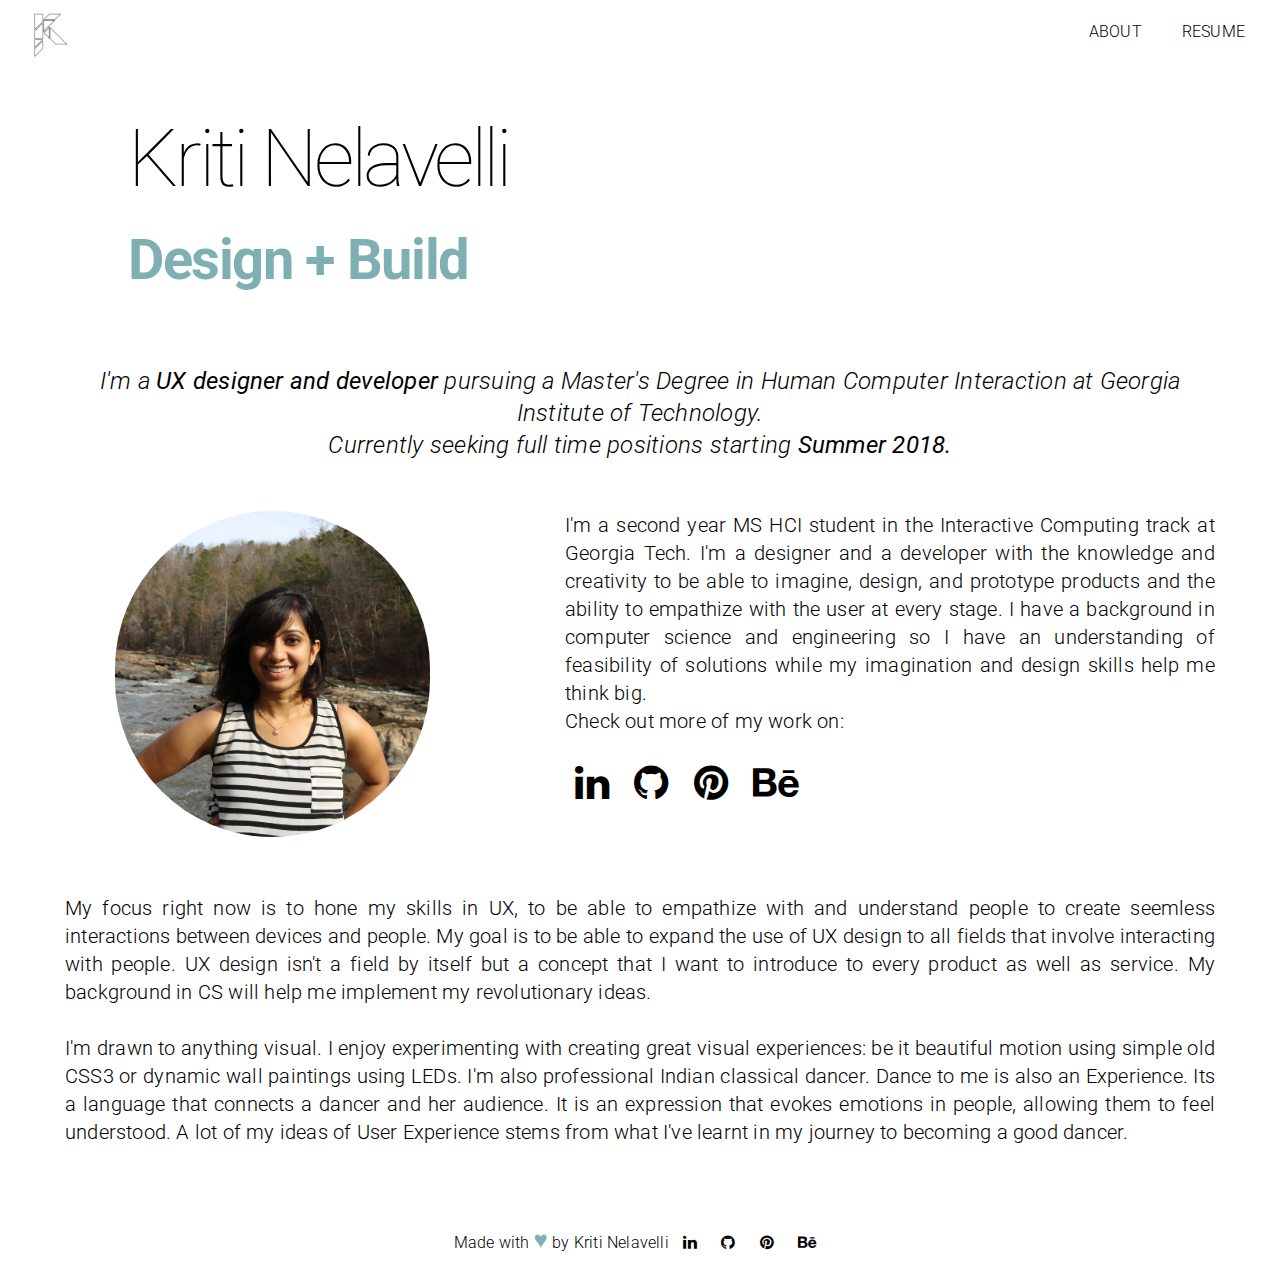
<file: about.html>
<!DOCTYPE html>
<html>
	<head>
		<!-- Global Site Tag (gtag.js) - Google Analytics -->
		<script async src="https://www.googletagmanager.com/gtag/js?id=UA-107571316-1"></script>
		<script>
		  window.dataLayer = window.dataLayer || [];
		  function gtag(){dataLayer.push(arguments);}
		  gtag('js', new Date());

		  gtag('config', 'UA-107571316-1');
		</script>
		<meta charset="utf-8">
		<meta http-equiv="X-UA-Compatible" content="IE-edge">
		<title>
			Kriti Nelavelli
		</title>
		<meta name="description" content="Portfolio application website for Kriti Nelavelli: UX Designer + Developer. v2.0. Start Date: 2nd September 2017. Authors: Kriti Nelavelli">
		<meta name="viewport" content="width=device-width,minimum-scale=1,initial-scale=1,user-scalable=yes">
		<meta name="mobile-web-app-capable" content="yes">
		<link rel="stylesheet" type="text/css" href="https://fonts.googleapis.com/css?family=Roboto+Mono:100,400,700|Roboto:100,400,300,700,900,300italic,400italic,500,500italic,700,700italic" crossorigin="anonymous">
		<link rel="stylesheet" href="obliviate.css">
		<link rel="stylesheet" href="https://cdnjs.cloudflare.com/ajax/libs/font-awesome/4.7.0/css/font-awesome.min.css">
		<link rel="stylesheet" href="responsivegrid.css">
		<link rel="stylesheet" href="style.css">
		<link rel="shortcut icon" href="PuzzleLogoIco.ico">
		<script src="https://ajax.googleapis.com/ajax/libs/jquery/3.2.1/jquery.min.js"></script>
	</head>
	<body>
		<header>
			<div class='titlebar'>
				<a class="logobutton" href="index.html"><img class="logo" src="img/logooutline.png"></a>
				<span class="pagetitle hidetitle">Kriti Nelavelli</span>
				<div class="titlebarbuttons"><a class="titlebarbutton" href="about.html">ABOUT</a>
				<a target="blank" class="titlebarbutton" href="Resume2017.pdf">RESUME</a></div>
				<div class="titlebarmenu">
					<span class="titlebarbutton"><i class="fa fa-bars"></i></span>
				</div>
				<span class="menuitems">
					<a class="titlebarbutton" href="about.html">ABOUT</a><br>
					<a target="blank" class="titlebarbutton" href="Resume2017.pdf">RESUME</a>
				</span>
			</div>
			<div class="title">
				<h1>Kriti Nelavelli</h1>
				<br>
				<h2>Design + Build</h2>
			</div>
		</header>
		<div class="content">
			<div class="grid">
				<div class="row">
					<p class="col-12 introtext padding" align="center">
						I'm a <b>UX designer and developer</b> pursuing a Master's Degree in Human Computer Interaction at Georgia Institute of Technology.<br> Currently seeking full time positions starting <b>Summer 2018.
					</p>
				</div>
				<div class="row">
					<div class="col-5 col-m-12 padding">
						<img class="profileimage" src="img/me.JPG">
					</div>
					<p class="col-7 col-m-12 padding" align="justify">
						I'm a second year MS HCI student in the Interactive Computing track at Georgia Tech. I'm a designer and a developer with the knowledge and creativity to be able to imagine, design, and prototype products and the ability to empathize with the user at every stage. I have a background in computer science and engineering so I have an understanding of feasibility of solutions while my imagination and design skills help me think big.<br> Check out more of my work on:<br><br>
			      <a href="https://www.linkedin.com/in/kritinelavelli"><i class="fa fa-linkedin fa-2x"></i></a>
						<a href="https://github.com/nkriti92"><i class="fa fa-github fa-2x"></i></a>
						<a href="https://in.pinterest.com/kritinelavelli/"><i class="fa fa-pinterest fa-2x"></i></a>
						<a href="https://www.behance.net/nkriti92a5da"><i class="fa fa-behance fa-2x"></i></a>
			      <br><br>
					</p>
				</div>
				<div class="row">
					<p class="col-12 padding" align="justify">
						 My focus right now is to hone my skills in UX, to be able to empathize with and understand people to create seemless interactions between devices and people. My goal is to be able to expand the use of UX design to all fields that involve interacting with people. UX design isn't a field by itself but a concept that I want to introduce to every product as well as service. My background in CS will help me implement my revolutionary ideas.<br><br>I'm drawn to anything visual. I enjoy experimenting with creating great visual experiences: be it beautiful motion using simple old CSS3 or dynamic wall paintings using LEDs. I'm also professional Indian classical dancer. Dance to me is also an Experience. Its a language that connects a dancer and her audience. It is an expression that evokes emotions in people, allowing them to feel understood. A lot of my ideas of User Experience stems from what I've learnt in my journey to becoming a good dancer.
					</p>
				</div>
			</div>
		</div>
		<footer>
			Made with <span class="blue">&hearts;</span> by Kriti Nelavelli
			<a href="https://www.linkedin.com/in/kritinelavelli"><i class="fa fa-linkedin"></i></a>
			<a href="https://github.com/nkriti92"><i class="fa fa-github"></i></a>
			<a href="https://in.pinterest.com/kritinelavelli/"><i class="fa fa-pinterest"></i></a>
			<a href="https://www.behance.net/nkriti92a5da"><i class="fa fa-behance"></i></a>
		</footer>
		<script type="text/javascript" src="script.js"></script>
	</body>
</html>
</file>
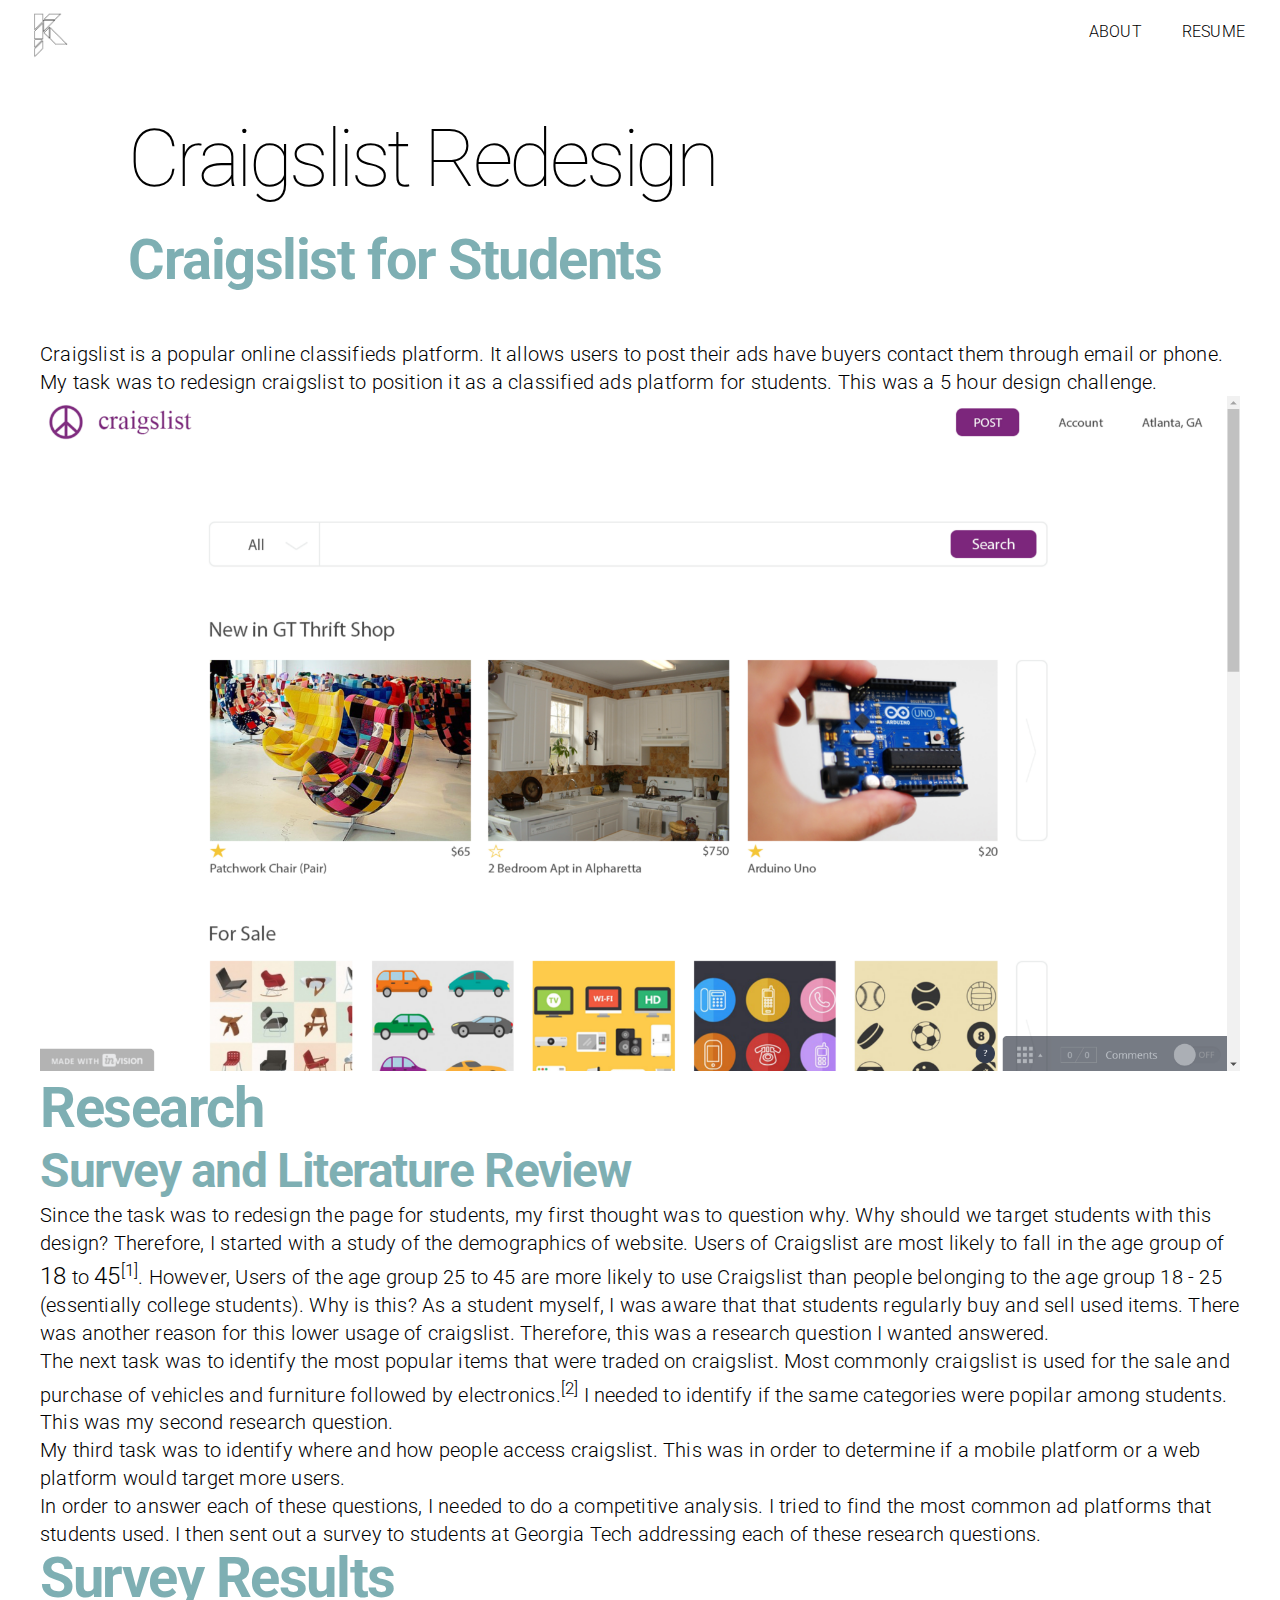
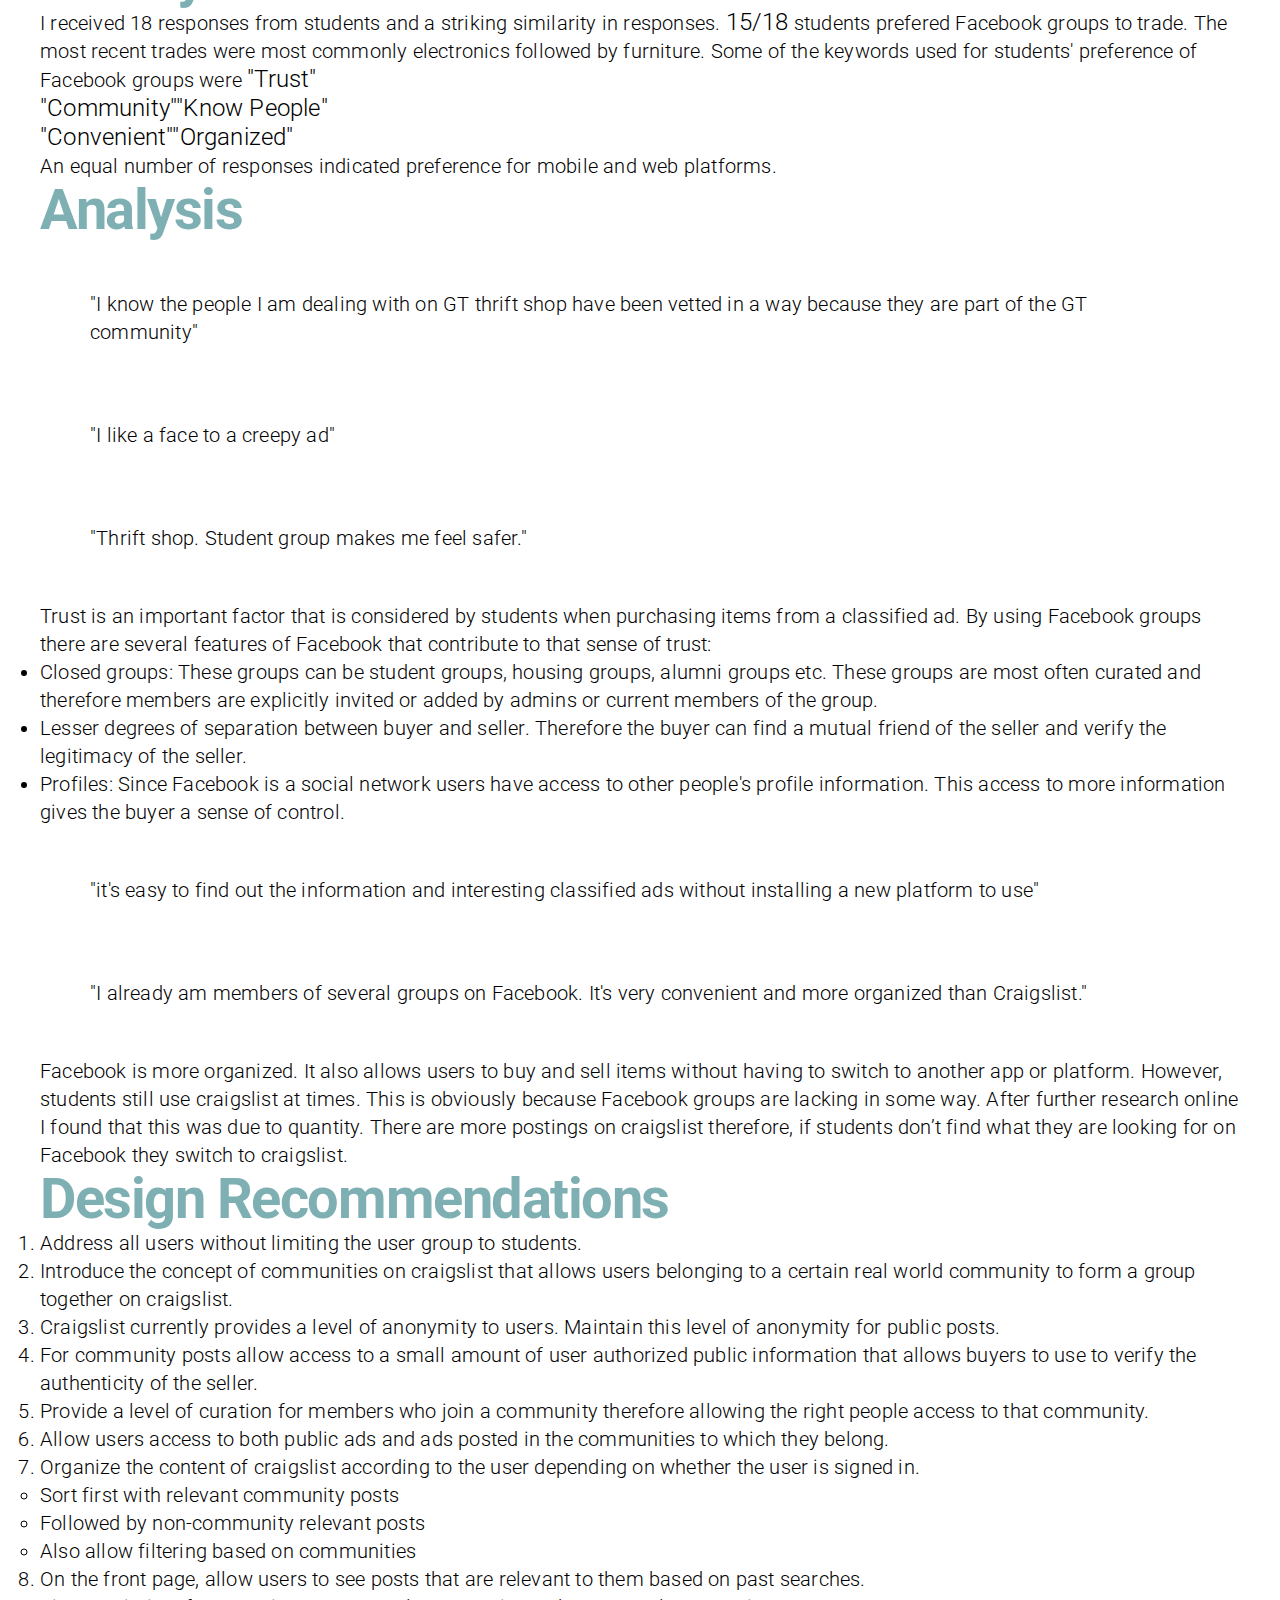
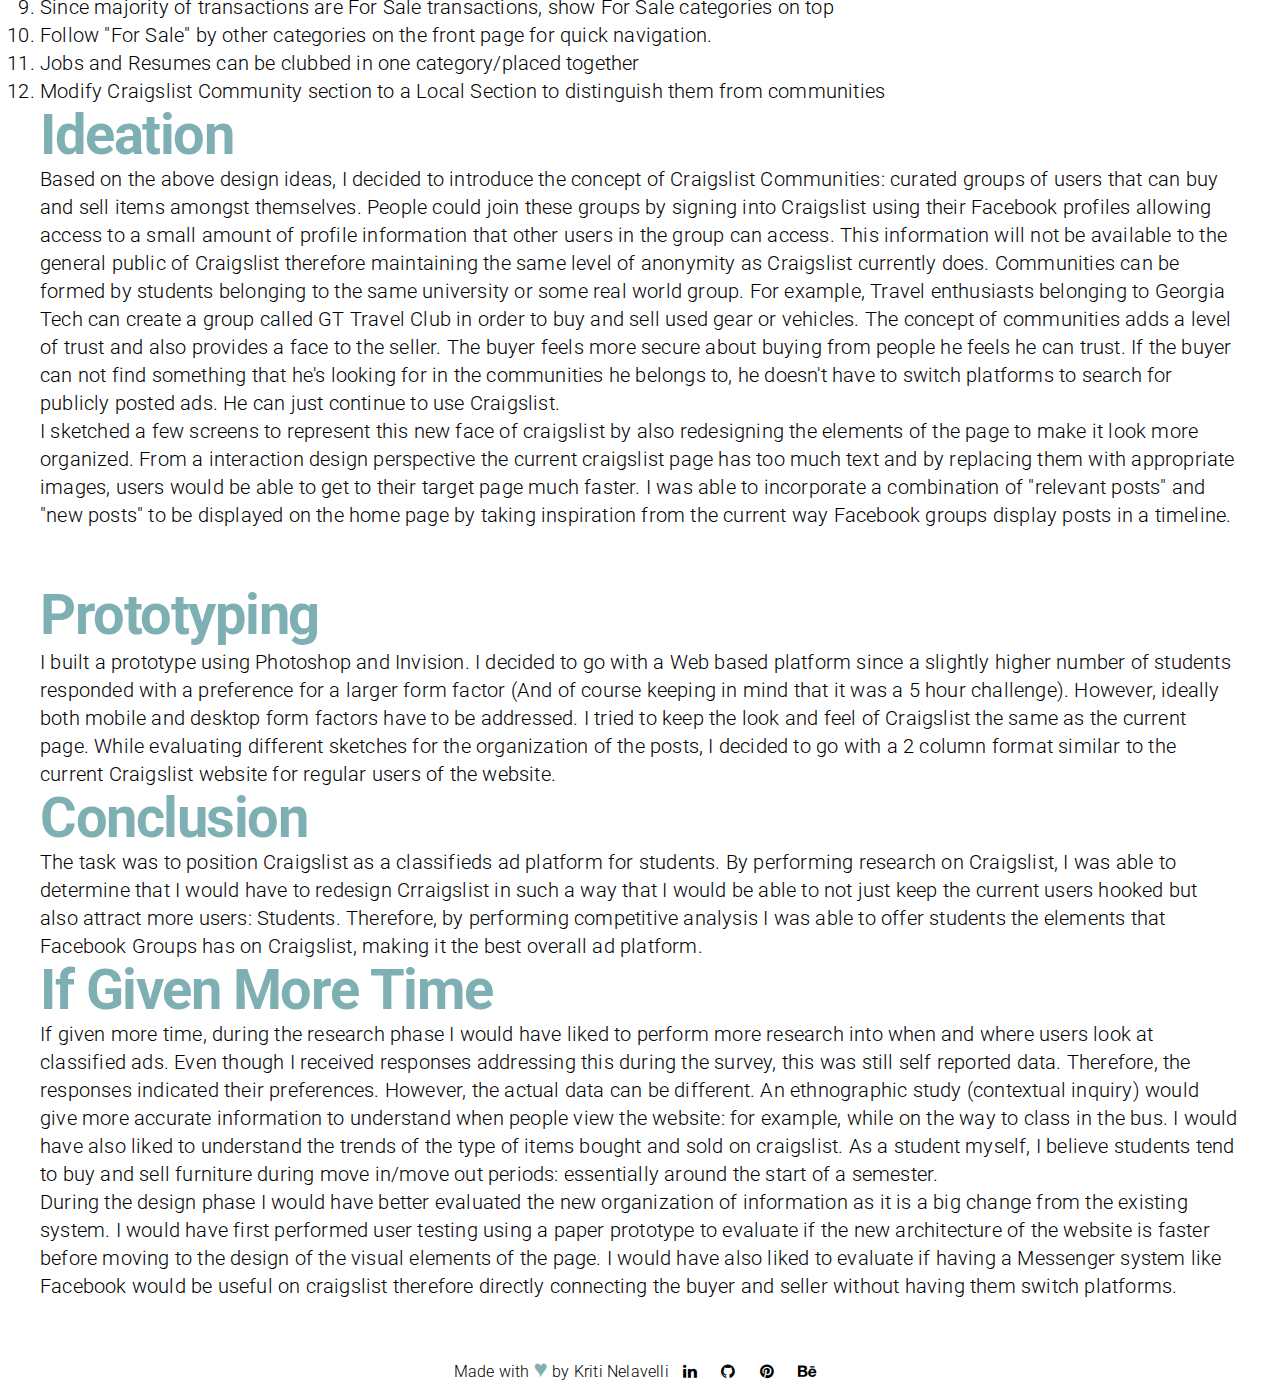
<file: craigslist.html>
<!DOCTYPE html>
<html>
	<head>
		<!-- Google Analytics -->
		<script>
			window.ga=window.ga||function(){(ga.q=ga.q||[]).push(arguments)};ga.l=+new Date;
			ga('create', 'UA-107559917-1', 'auto');
			ga('send', 'pageview', location.pathname);
		</script>
		<script async src='https://www.google-analytics.com/analytics.js'></script>
		<!-- End Google Analytics -->
		<meta charset="utf-8">
		<meta http-equiv="X-UA-Compatible" content="IE-edge">
		<title>
			Kriti Nelavelli
		</title>
		<meta name="description" content="Portfolio application website for Kriti Nelavelli: UX Designer + Developer. v2.0. Start Date: 2nd September 2017. Authors: Kriti Nelavelli">
		<meta name="viewport" content="width=device-width,minimum-scale=1,initial-scale=1,user-scalable=yes">
		<meta name="mobile-web-app-capable" content="yes">
		<link rel="stylesheet" type="text/css" href="https://fonts.googleapis.com/css?family=Roboto+Mono:100,400,700|Roboto:100,400,300,700,900,300italic,400italic,500,500italic,700,700italic" crossorigin="anonymous">
		<link rel="stylesheet" href="obliviate.css">
		<link rel="stylesheet" href="https://cdnjs.cloudflare.com/ajax/libs/font-awesome/4.7.0/css/font-awesome.min.css">
		<link rel="stylesheet" href="responsivegrid.css">
		<link rel="stylesheet" href="style.css">
		<link rel="shortcut icon" href="PuzzleLogoIco.ico">
		<script src="https://ajax.googleapis.com/ajax/libs/jquery/3.2.1/jquery.min.js"></script>
	</head>
	<body>
		<header>
			<div class='titlebar'>
				<a class="logobutton" href="index.html"><img class="logo" src="img/logooutline.png"></a>
				<span class="pagetitle hidetitle">Kriti Nelavelli</span>
				<div class="titlebarbuttons"><a class="titlebarbutton" href="about.html">ABOUT</a>
				<a target="blank" class="titlebarbutton" href="Resume2017.pdf">RESUME</a></div>
				<div class="titlebarmenu">
					<span class="titlebarbutton"><i class="fa fa-bars"></i></span>
				</div>
				<span class="menuitems">
					<a class="titlebarbutton" href="about.html">ABOUT</a><br>
					<a target="blank" class="titlebarbutton" href="Resume2017.pdf">RESUME</a>
				</span>
			</div>
			<div class="title">
				<h1>Craigslist Redesign</h1>
				<br>
				<h2>Craigslist for Students</h2>
			</div>
		</header>
		<div class="content grid">
			<p class="lead">Craigslist is a popular online classifieds platform. It allows users to post their ads have buyers contact them through email or phone. My task was to redesign craigslist to position it as a classified ads platform for students. This was a 5 hour design challenge.</p>
      <img class="image" src="img/CraigslistMainPage.png">
      <h2>Research<br><small>Survey and Literature Review</small></h2>
      <p>Since the task was to redesign the page for students, my first thought was to question why. Why should we target students with this design? Therefore, I started with a study of the demographics of website. Users of Craigslist are most likely to fall in the age group of <big>18</big> to <big>45</big><sup>[1]</sup>. However, Users of the age group 25 to 45 are more likely to use Craigslist than people belonging to the age group 18 - 25 (essentially college students). Why is this? As a student myself, I was aware that that students regularly buy and sell used items. There was another reason for this lower usage of craigslist. Therefore, this was a research question I wanted answered.</p>
      <p>The next task was to identify the most popular items that were traded on craigslist. Most commonly craigslist is used for the sale and purchase of vehicles and furniture followed by electronics.<sup>[2]</sup> I needed to identify if the same categories were popilar among students. This was my second research question.</p>
      <p>My third task was to identify where and how people access craigslist. This was in order to determine if a mobile platform or a web platform would target more users.</p>
      <p>In order to answer each of these questions, I needed to do a competitive analysis. I tried to find the most common ad platforms that students used. I then sent out a survey to students at Georgia Tech addressing each of these research questions.
      
      <h2>Survey Results<br><small></small></h2>
      <p>I received 18 responses from students and a striking similarity in responses. <big>15/18</big> students prefered Facebook groups to trade. The most recent trades were most commonly electronics followed by furniture. Some of the keywords used for students' preference of Facebook groups were <big>"Trust"</big><br><big>"Community"</big><big>"Know People"</big><br><big>"Convenient"</big><big>"Organized"</big><br/>An equal number of responses indicated preference for mobile and web platforms.</p>
      <h2>Analysis</h2>
      <blockquote>
        <p>"I know the people I am dealing with on GT thrift shop have been vetted in a way because they are part of the GT community"</p>
      </blockquote>
      <blockquote>
        <p>"I like a face to a creepy ad"</p>
      </blockquote>
      <blockquote>
        <p>"Thrift shop. Student group makes me feel safer."</p>
      </blockquote>
      <p>Trust is an important factor that is considered by students when purchasing items from a classified ad. By using Facebook groups there are several features of Facebook that contribute to that sense of trust:<ul><li>Closed groups: These groups can be student groups, housing groups, alumni groups etc. These groups are most often curated and therefore members are explicitly invited or added by admins or current members of the group.</li><li>Lesser degrees of separation between buyer and seller. Therefore the buyer can find a mutual friend of the seller and verify the legitimacy of the seller.</li><li>Profiles: Since Facebook is a social network users have access to other people's profile information. This access to more information gives the buyer a sense of control.</li></ul></p>
      <blockquote>
        <p>"it's easy to find out the information and interesting classified ads without installing a new platform to use"</p>
      </blockquote>
      <blockquote>
        <p>"I already am members of several groups on Facebook. It's very convenient and more organized than Craigslist."</p>
      </blockquote>
      <p>Facebook is more organized. It also allows users to buy and sell items without having to switch to another app or platform. However, students still use craigslist at times. This is obviously because Facebook groups are lacking in some way. After further research online I found that this was due to quantity. There are more postings on craigslist therefore, if students don’t find what they are looking for on Facebook they switch to craigslist.</p>
      <h2>Design Recommendations</h2>
      <p><ol>
        <li>Address all users without limiting the user group to students.</li>
        <li>Introduce the concept of communities on craigslist that allows users belonging to a certain real world community to form a group together on craigslist.</li>
        <li>Craigslist currently provides a level of anonymity to users. Maintain this level of anonymity for public posts.</li>
        <li>For community posts allow access to a small amount of user authorized public information that allows buyers to use to verify the authenticity of the seller.</li>
        <li>Provide a level of curation for members who join a community therefore allowing the right people access to that community.</li>
        <li>Allow users access to both public ads and ads posted in the communities to which they belong.</li>
        <li>Organize the content of craigslist according to the user depending on whether the user is signed in.
            <ul><li>Sort first with relevant community posts</li>
            <li>Followed by non-community relevant posts</li>
            <li>Also allow filtering based on communities</li></ul></li>
        <li>On the front page, allow users to see posts that are relevant to them based on past searches.</li>
        <li>Since majority of transactions are For Sale transactions, show For Sale categories on top</li>
        <li>Follow "For Sale" by other categories on the front page for quick navigation.</li>
        <li>Jobs and Resumes can be clubbed in one category/placed together</li>
        <li>Modify Craigslist Community section to a Local Section to distinguish them from communities</li>
        </ol>
      </p>
      <h2>Ideation</h2>                                  
      <p>Based on the above design ideas, I decided to introduce the concept of Craigslist Communities: curated groups of users that can buy and sell items amongst themselves. People could join these groups by signing into Craigslist using their Facebook profiles allowing access to a small amount of profile information that other users in the group can access. This information will not be available to the general public of Craigslist therefore maintaining the same level of anonymity as Craigslist currently does. Communities can be formed by students belonging to the same university or some real world group. For example, Travel enthusiasts belonging to Georgia Tech can create a group called GT Travel Club in order to buy and sell used gear or vehicles. The concept of communities adds a level of trust and also provides a face to the seller. The buyer feels more secure about buying from people he feels he can trust. If the buyer can not find something that he's looking for in the communities he belongs to, he doesn't have to switch platforms to search for publicly posted ads. He can just continue to use Craigslist.</p>     
      <p>I sketched a few screens to represent this new face of craigslist by also redesigning the elements of the page to make it look more organized. From a interaction design perspective the current craigslist page has too much text and by replacing them with appropriate images, users would be able to get to their target page much faster. I was able to incorporate a combination of "relevant posts" and "new posts" to be displayed on the home page by taking inspiration from the current way Facebook groups display posts in a timeline.</p>
      <br/><br/>
      <h2>Prototyping <small></small></h2>
      <p>I built a prototype using Photoshop and Invision. I decided to go with a Web based platform since a slightly higher number of students responded with a preference for a larger form factor (And of course keeping in mind that it was a 5 hour challenge). However, ideally both mobile and desktop form factors have to be addressed. I tried to keep the look and feel of Craigslist the same as the current page. While evaluating different sketches for the organization of the posts, I decided to go with a 2 column format similar to the current Craigslist website for regular users of the website.</p>
      <h2>Conclusion</h2>
      <p>The task was to position Craigslist as a classifieds ad platform for students. By performing research on Craigslist, I was able to determine that I would have to redesign Crraigslist in such a way that I would be able to not just keep the current users hooked but also attract more users: Students. Therefore, by performing competitive analysis I was able to offer students the elements that Facebook Groups has on Craigslist, making it the best overall ad platform.</p>
      <h2>If Given More Time</h2>
      <p>If given more time, during the research phase I would have liked to perform more research into when and where users look at classified ads. Even though I received responses addressing this during the survey, this was still self reported data. Therefore, the responses indicated their preferences. However, the actual data can be different. An ethnographic study (contextual inquiry) would give more accurate information to understand when people view the website: for example, while on the way to class in the bus. I would have also liked to understand the trends of the type of items bought and sold on craigslist. As a student myself, I believe students tend to buy and sell furniture during move in/move out periods: essentially around the start of a semester.</p>
      <p> During the design phase I would have better evaluated the new organization of information as it is a big change from the existing system. I would have first performed user testing using a paper prototype to evaluate if the new architecture of the website is faster before moving to the design of the visual elements of the page. I would have also liked to evaluate if having a Messenger system like Facebook would be useful on craigslist therefore directly connecting the buyer and seller without having them switch platforms.</p>

		</div>
		<footer>
			Made with <span class="blue">&hearts;</span> by Kriti Nelavelli
			<a href="https://www.linkedin.com/in/kritinelavelli"><i class="fa fa-linkedin"></i></a>
			<a href="https://github.com/nkriti92"><i class="fa fa-github"></i></a>
			<a href="https://in.pinterest.com/kritinelavelli/"><i class="fa fa-pinterest"></i></a>
			<a href="https://www.behance.net/nkriti92a5da"><i class="fa fa-behance"></i></a>
		</footer>
		<script type="text/javascript" src="script.js"></script>
	</body>
</html>
</file>
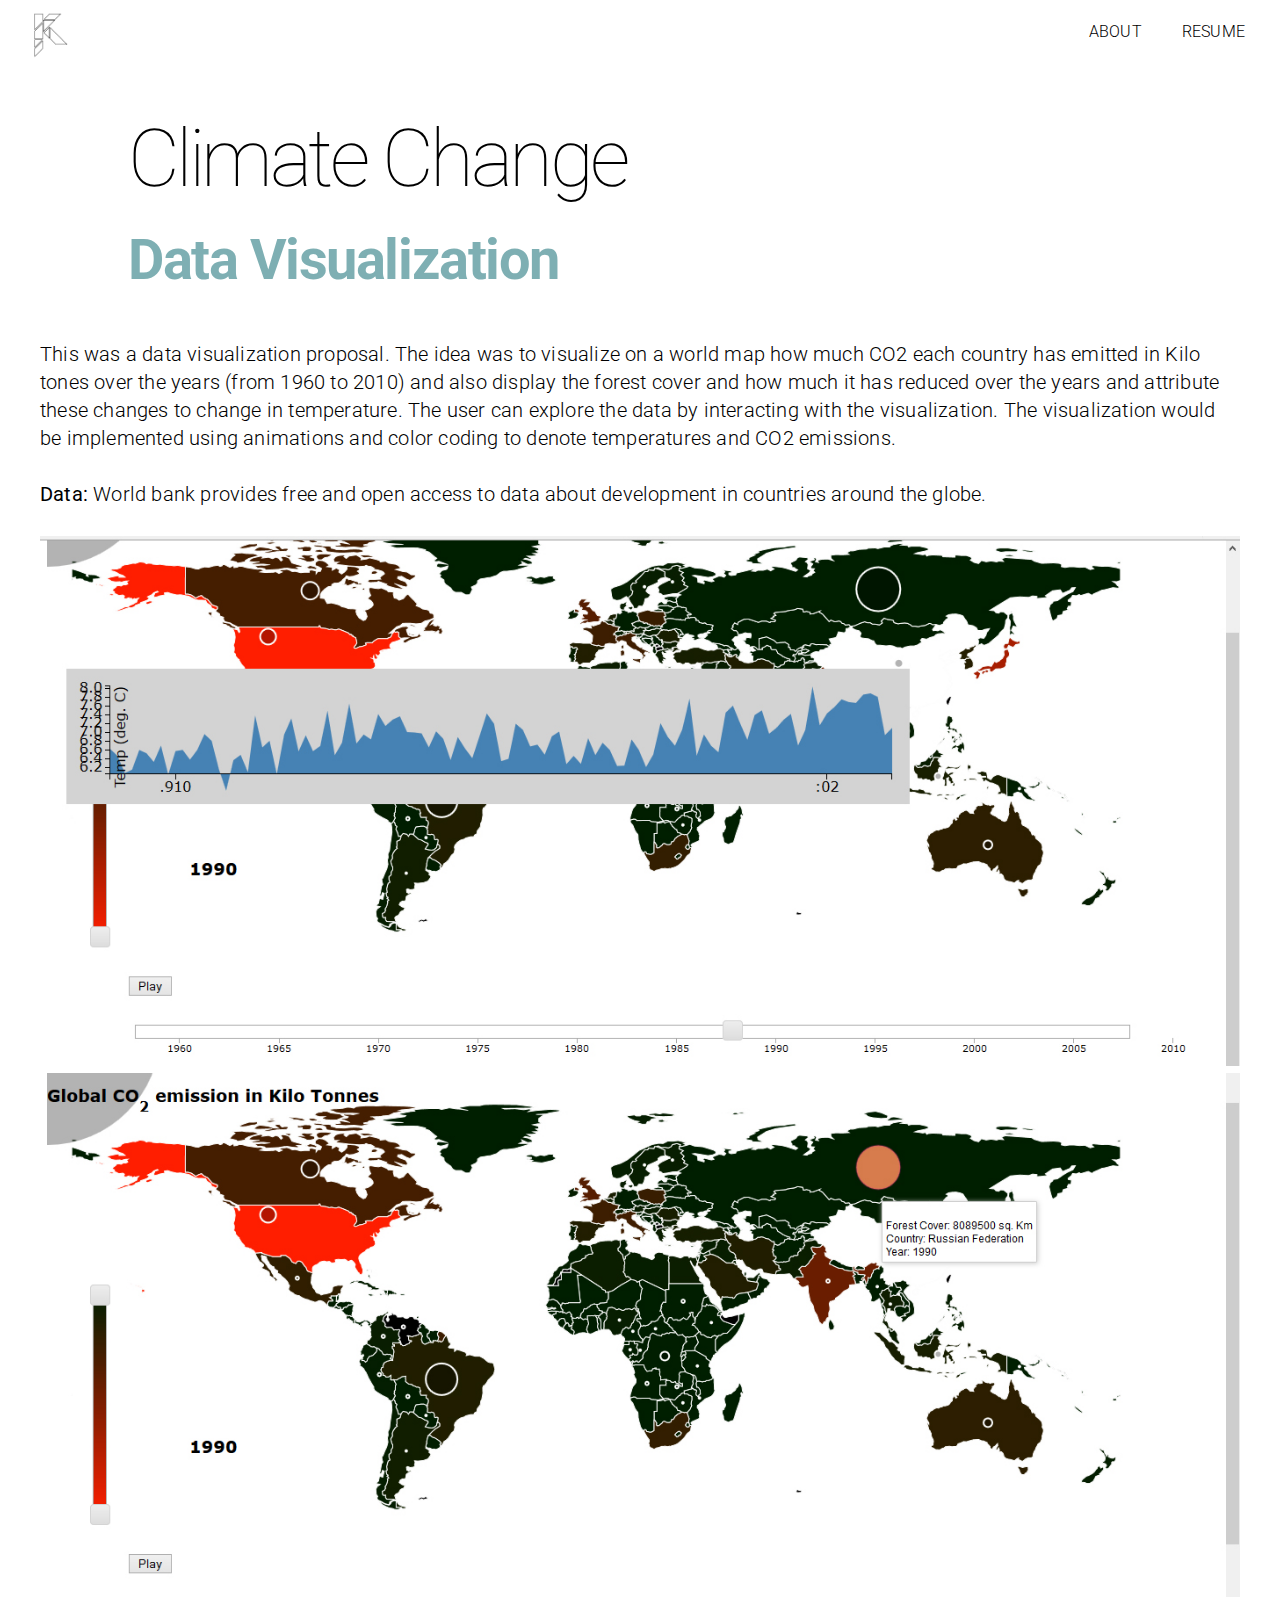
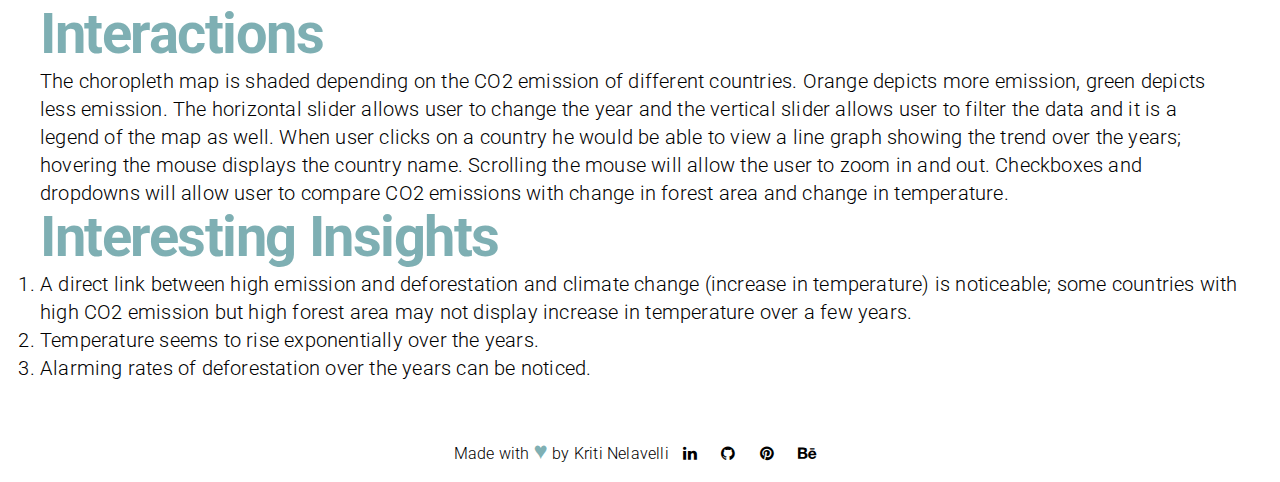
<file: global-warming.html>
<!DOCTYPE html>
<html>
	<head>
		<!-- Google Analytics -->
		<script>
			window.ga=window.ga||function(){(ga.q=ga.q||[]).push(arguments)};ga.l=+new Date;
			ga('create', 'UA-107559917-1', 'auto');
			ga('send', 'pageview', location.pathname);
		</script>
		<script async src='https://www.google-analytics.com/analytics.js'></script>
		<!-- End Google Analytics -->
		<meta charset="utf-8">
		<meta http-equiv="X-UA-Compatible" content="IE-edge">
		<title>
			Kriti Nelavelli
		</title>
		<meta name="description" content="Portfolio application website for Kriti Nelavelli: UX Designer + Developer. v2.0. Start Date: 2nd September 2017. Authors: Kriti Nelavelli">
		<meta name="viewport" content="width=device-width,minimum-scale=1,initial-scale=1,user-scalable=yes">
		<meta name="mobile-web-app-capable" content="yes">
		<link rel="stylesheet" type="text/css" href="https://fonts.googleapis.com/css?family=Roboto+Mono:100,400,700|Roboto:100,400,300,700,900,300italic,400italic,500,500italic,700,700italic" crossorigin="anonymous">
		<link rel="stylesheet" href="obliviate.css">
		<link rel="stylesheet" href="https://cdnjs.cloudflare.com/ajax/libs/font-awesome/4.7.0/css/font-awesome.min.css">
		<link rel="stylesheet" href="responsivegrid.css">
		<link rel="stylesheet" href="style.css">
		<link rel="shortcut icon" href="PuzzleLogoIco.ico">
		<script src="https://ajax.googleapis.com/ajax/libs/jquery/3.2.1/jquery.min.js"></script>
	</head>
	<body>
		<header>
			<div class='titlebar'>
				<a class="logobutton" href="index.html"><img class="logo" src="img/logooutline.png"></a>
				<span class="pagetitle hidetitle">Kriti Nelavelli</span>
				<div class="titlebarbuttons"><a class="titlebarbutton" href="about.html">ABOUT</a>
				<a target="blank" class="titlebarbutton" href="Resume2017.pdf">RESUME</a></div>
				<div class="titlebarmenu">
					<span class="titlebarbutton"><i class="fa fa-bars"></i></span>
				</div>
				<span class="menuitems">
					<a class="titlebarbutton" href="about.html">ABOUT</a><br>
					<a target="blank" class="titlebarbutton" href="Resume2017.pdf">RESUME</a>
				</span>
			</div>
			<div class="title">
				<h1>Climate Change</h1>
				<br>
				<h2>Data Visualization</h2>
			</div>
		</header>
		<div class="content grid">
			<p class="lead">This was a data visualization proposal. The idea was to visualize on a world map how much CO2 each country has emitted in Kilo tones over the years (from 1960 to 2010) and also display the forest cover and how much it has reduced over the years and attribute these changes to change in temperature. The user can explore the data by interacting with the visualization. The visualization would be implemented using animations and color coding to denote temperatures and CO2 emissions.</p>
      <p><br><a target="_blank" href="http://data.worldbank.org/indicator/EN.ATM.CO2E.KT">Data:</a> World bank provides free and open access to data about development in countries around the globe.</p>
      <br>
      <img class="image" src="img/sc.jpg">
      <img class="image" src="img/scree1n.jpg">
      <h2>Interactions <small></small></h2>
      <p>The choropleth map is shaded depending on the CO2 emission of different countries. Orange depicts more emission, green depicts less emission. The horizontal slider allows user to change the year and the vertical slider allows user to filter the data and it is a legend of the map as well. When user clicks on a country he would be able to view a line graph showing the trend over the years; hovering the mouse displays the country name. Scrolling the mouse will allow the user to zoom in and out. Checkboxes and dropdowns will allow user to compare CO2 emissions with change in forest area and change in temperature.</p>
      <h2>Interesting Insights <small></small></h2>
      <ol><li>A direct link between high emission and deforestation and climate change (increase in temperature) is noticeable; some countries with high CO2 emission but high forest area may not display increase in temperature over a few years.</li> <li>Temperature seems to rise exponentially over the years.</li> <li>Alarming rates of deforestation over the years can be noticed.</li></ol>
		</div>
		<footer>
			Made with <span class="blue">&hearts;</span> by Kriti Nelavelli
			<a href="https://www.linkedin.com/in/kritinelavelli"><i class="fa fa-linkedin"></i></a>
			<a href="https://github.com/nkriti92"><i class="fa fa-github"></i></a>
			<a href="https://in.pinterest.com/kritinelavelli/"><i class="fa fa-pinterest"></i></a>
			<a href="https://www.behance.net/nkriti92a5da"><i class="fa fa-behance"></i></a>
		</footer>
		<script type="text/javascript" src="script.js"></script>
	</body>
</html>
</file>
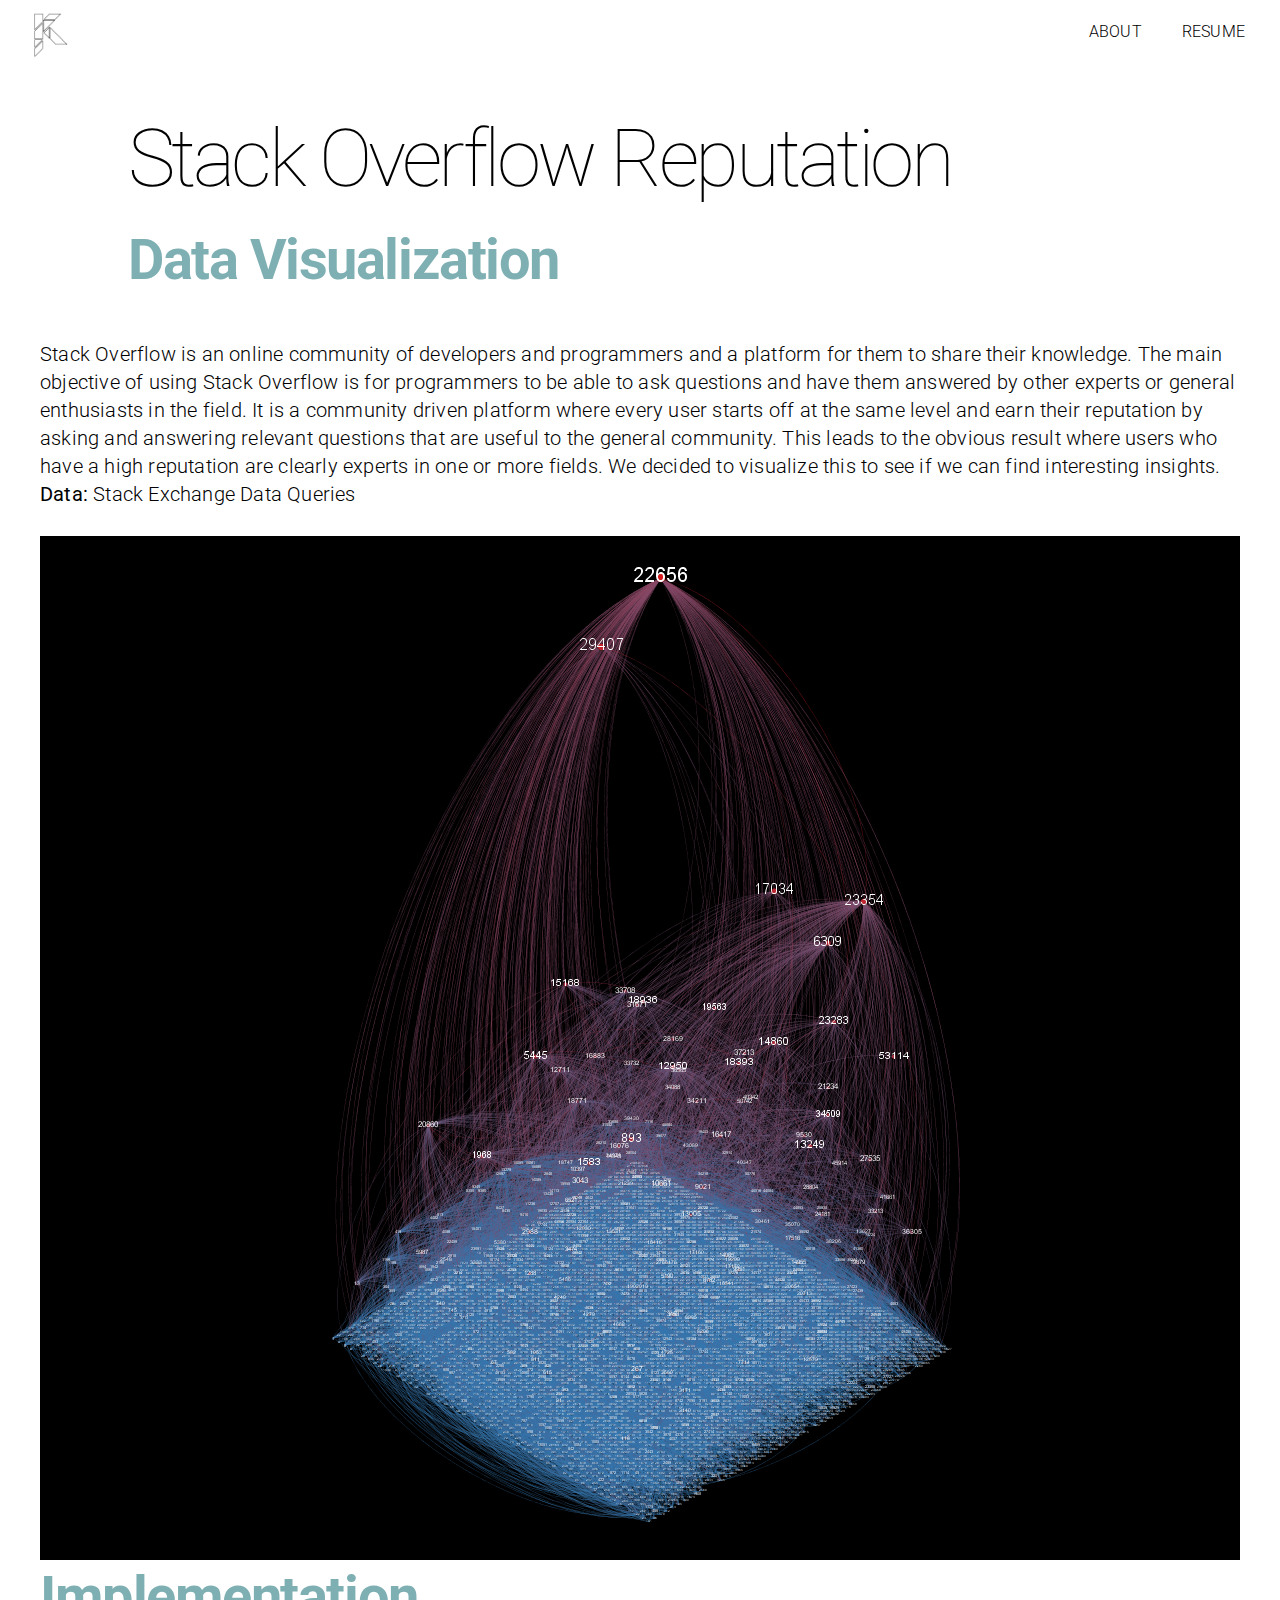
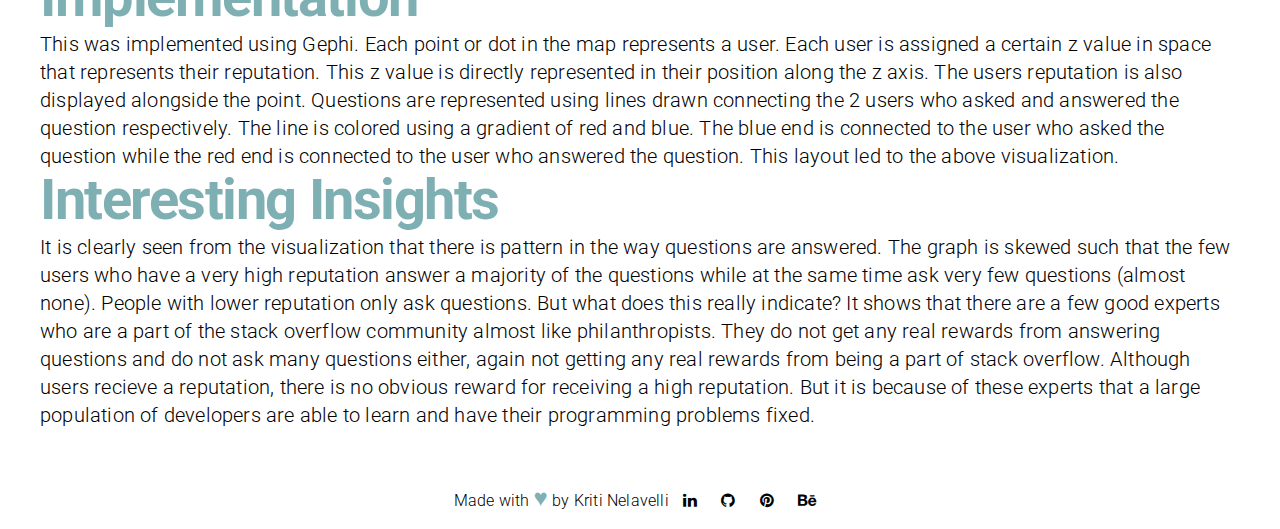
<file: stack-overflow.html>
<!DOCTYPE html>
<html>
	<head>
		<!-- Google Analytics -->
		<script>
			window.ga=window.ga||function(){(ga.q=ga.q||[]).push(arguments)};ga.l=+new Date;
			ga('create', 'UA-107559917-1', 'auto');
			ga('send', 'pageview', location.pathname);
		</script>
		<script async src='https://www.google-analytics.com/analytics.js'></script>
		<!-- End Google Analytics -->
		<meta charset="utf-8">
		<meta http-equiv="X-UA-Compatible" content="IE-edge">
		<title>
			Kriti Nelavelli
		</title>
		<meta name="description" content="Portfolio application website for Kriti Nelavelli: UX Designer + Developer. v2.0. Start Date: 2nd September 2017. Authors: Kriti Nelavelli">
		<meta name="viewport" content="width=device-width,minimum-scale=1,initial-scale=1,user-scalable=yes">
		<meta name="mobile-web-app-capable" content="yes">
		<link rel="stylesheet" type="text/css" href="https://fonts.googleapis.com/css?family=Roboto+Mono:100,400,700|Roboto:100,400,300,700,900,300italic,400italic,500,500italic,700,700italic" crossorigin="anonymous">
		<link rel="stylesheet" href="obliviate.css">
		<link rel="stylesheet" href="https://cdnjs.cloudflare.com/ajax/libs/font-awesome/4.7.0/css/font-awesome.min.css">
		<link rel="stylesheet" href="responsivegrid.css">
		<link rel="stylesheet" href="style.css">
		<link rel="shortcut icon" href="PuzzleLogoIco.ico">
		<script src="https://ajax.googleapis.com/ajax/libs/jquery/3.2.1/jquery.min.js"></script>
	</head>
	<body>
		<header>
			<div class='titlebar'>
				<a class="logobutton" href="index.html"><img class="logo" src="img/logooutline.png"></a>
				<span class="pagetitle hidetitle">Kriti Nelavelli</span>
				<div class="titlebarbuttons"><a class="titlebarbutton" href="about.html">ABOUT</a>
				<a target="blank" class="titlebarbutton" href="Resume2017.pdf">RESUME</a></div>
				<div class="titlebarmenu">
					<span class="titlebarbutton"><i class="fa fa-bars"></i></span>
				</div>
				<span class="menuitems">
					<a class="titlebarbutton" href="about.html">ABOUT</a><br>
					<a target="blank" class="titlebarbutton" href="Resume2017.pdf">RESUME</a>
				</span>
			</div>
			<div class="title">
				<h1>Stack Overflow Reputation</h1>
				<br>
				<h2>Data Visualization</h2>
			</div>
		</header>
		<div class="content grid">
			<p class="lead">Stack Overflow is an online community of developers and programmers and a platform for them to share their knowledge. The main objective of using Stack Overflow is for programmers to be able to ask questions and have them answered by other experts or general enthusiasts in the field. It is a community driven platform where every user starts off at the same level and earn their reputation by asking and answering relevant questions that are useful to the general community. This leads to the obvious result where users who have a high reputation are clearly experts in one or more fields. We decided to visualize this to see if we can find interesting insights.</p>
      <p><a target="_blank" href="https://data.stackexchange.com/">Data:</a> Stack Exchange Data Queries</p>
      <br>
      <img class="image" src="img/Isometriclong.png">
      <h2>Implementation <small></small></h2>
      <p>This was implemented using Gephi. Each point or dot in the map represents a user. Each user is assigned a certain z value in space that represents their reputation. This z value is directly represented in their position along the z axis. The users reputation is also displayed alongside the point. Questions are represented using lines drawn connecting the 2 users who asked and answered the question respectively. The line is colored using a gradient of red and blue. The blue end is connected to the user who asked the question while the red end is connected to the user who answered the question. This layout led to the above visualization.</p>
      <h2>Interesting Insights <small></small></h2>
      <p>It is clearly seen from the visualization that there is pattern in the way questions are answered. The graph is skewed such that the few users who have a very high reputation answer a majority of the questions while at the same time ask very few questions (almost none). People with lower reputation only ask questions. But what does this really indicate? It shows that there are a few good experts who are a part of the stack overflow community almost like philanthropists. They do not get any real rewards from answering questions and do not ask many questions either, again not getting any real rewards from being a part of stack overflow. Although users recieve a reputation, there is no obvious reward for receiving a high reputation. But it is because of these experts that a large population of developers are able to learn and have their programming problems fixed.</p>

		</div>
		<footer>
			Made with <span class="blue">&hearts;</span> by Kriti Nelavelli
			<a href="https://www.linkedin.com/in/kritinelavelli"><i class="fa fa-linkedin"></i></a>
			<a href="https://github.com/nkriti92"><i class="fa fa-github"></i></a>
			<a href="https://in.pinterest.com/kritinelavelli/"><i class="fa fa-pinterest"></i></a>
			<a href="https://www.behance.net/nkriti92a5da"><i class="fa fa-behance"></i></a>
		</footer>
		<script type="text/javascript" src="script.js"></script>
	</body>
</html>
</file>
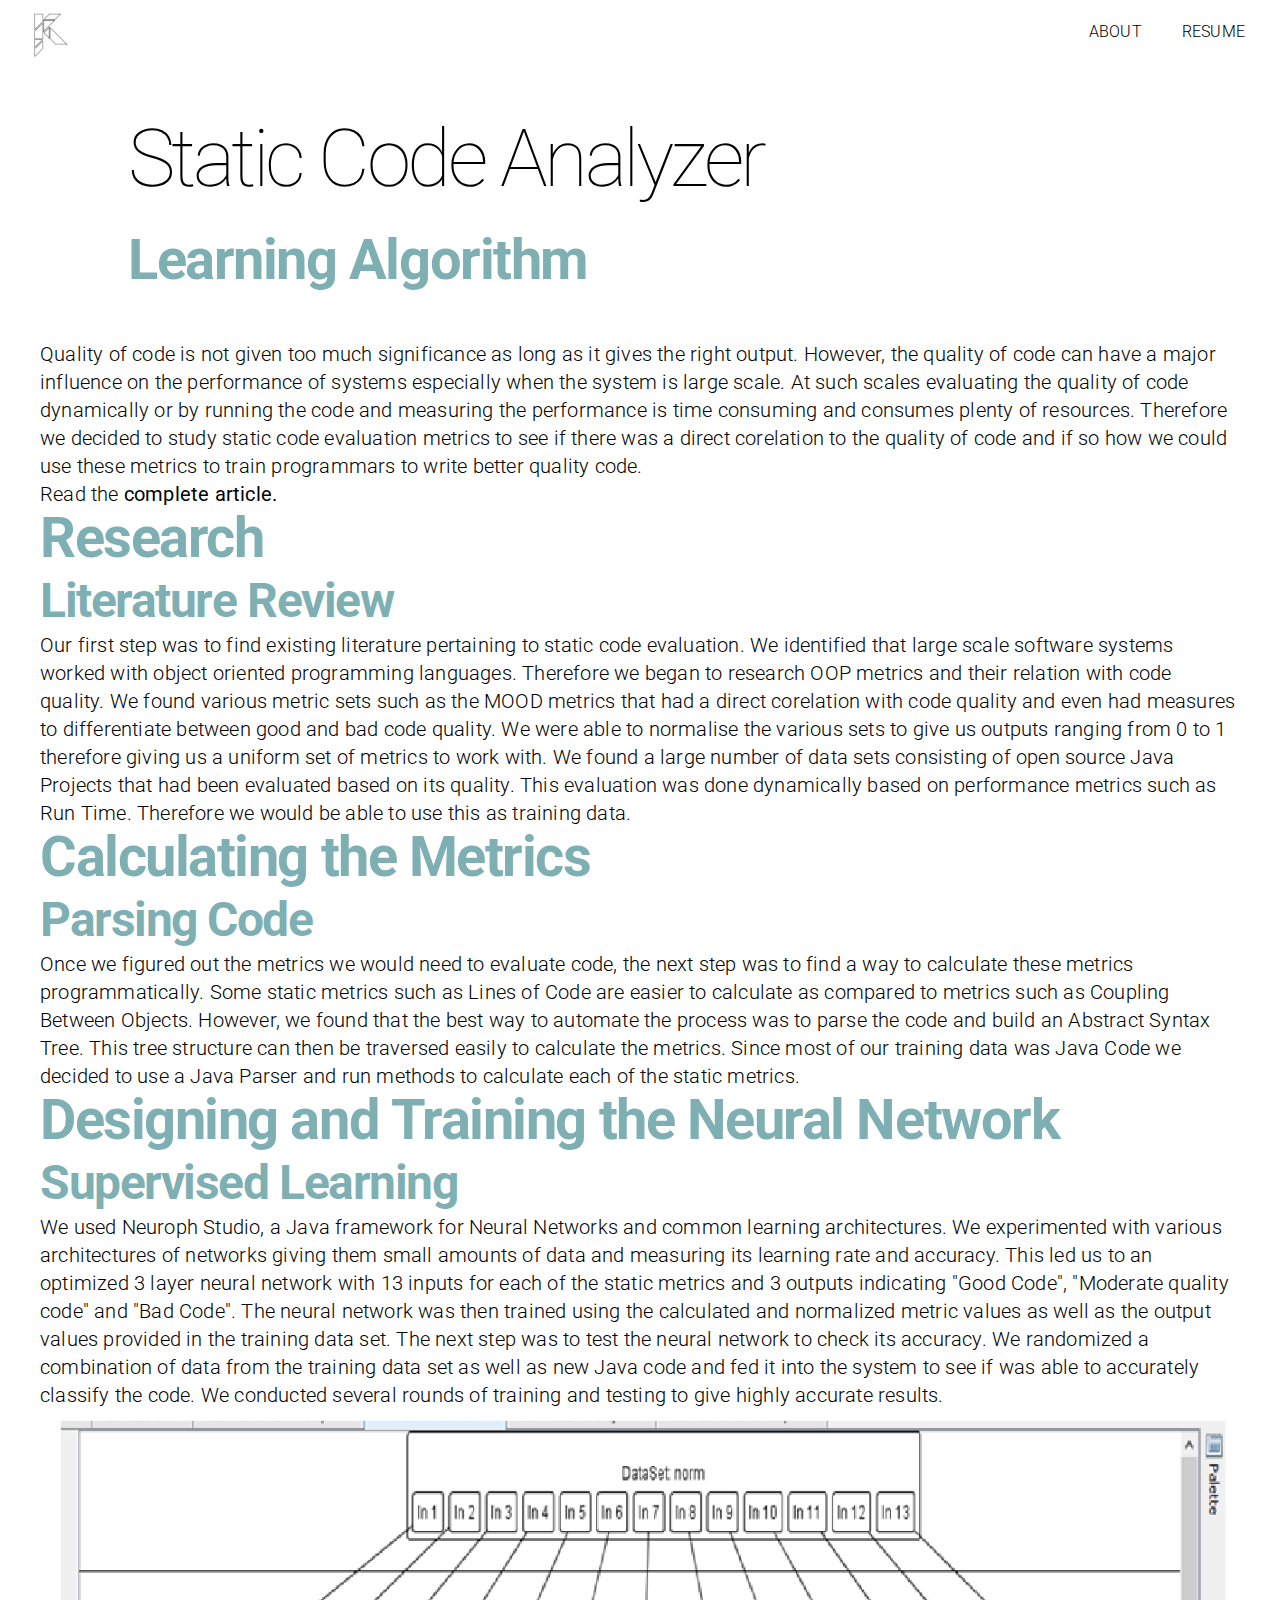
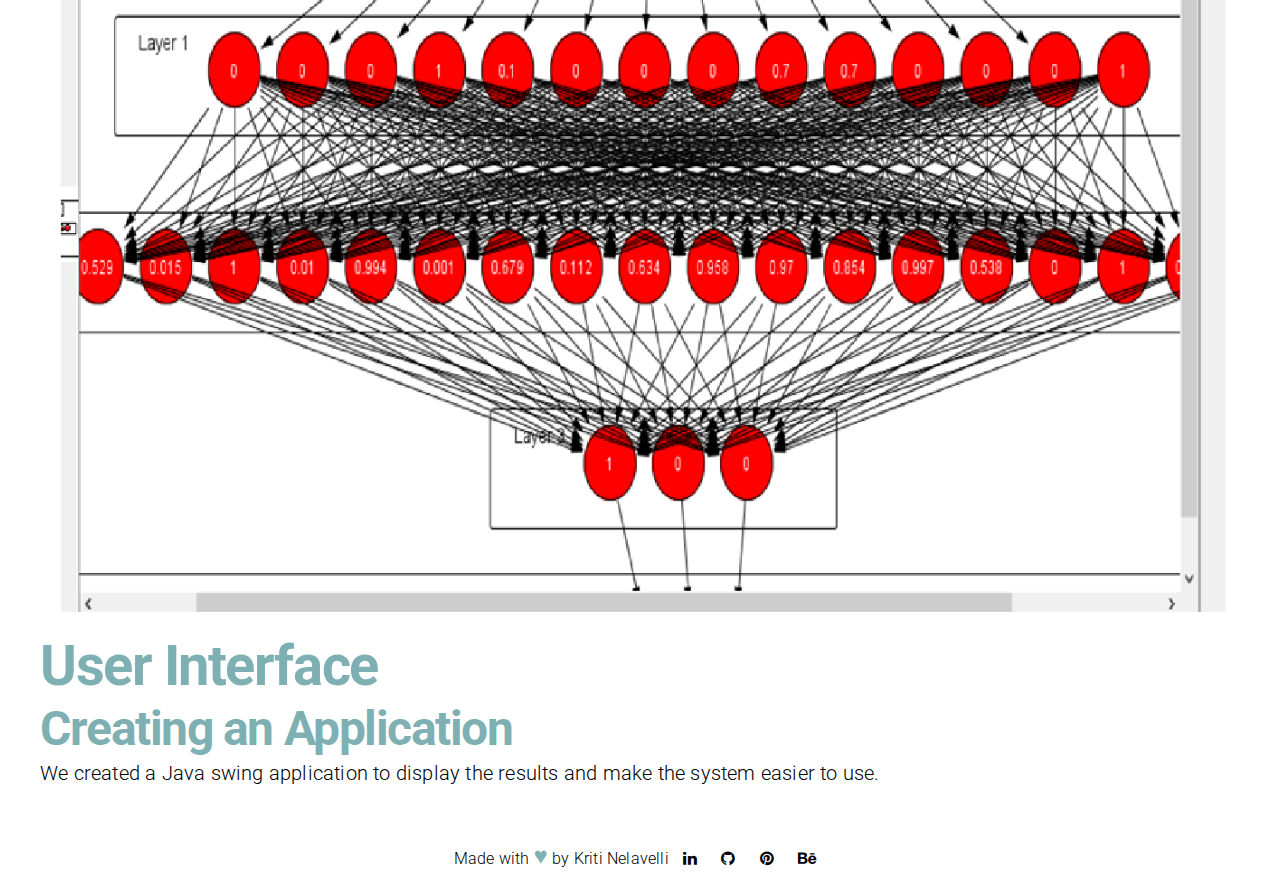
<file: static-code-analyzer.html>
<!DOCTYPE html>
<html>
	<head>
		<!-- Google Analytics -->
		<script>
			window.ga=window.ga||function(){(ga.q=ga.q||[]).push(arguments)};ga.l=+new Date;
			ga('create', 'UA-107559917-1', 'auto');
			ga('send', 'pageview', location.pathname);
		</script>
		<script async src='https://www.google-analytics.com/analytics.js'></script>
		<!-- End Google Analytics -->
		<meta charset="utf-8">
		<meta http-equiv="X-UA-Compatible" content="IE-edge">
		<title>
			Kriti Nelavelli
		</title>
		<meta name="description" content="Portfolio application website for Kriti Nelavelli: UX Designer + Developer. v2.0. Start Date: 2nd September 2017. Authors: Kriti Nelavelli">
		<meta name="viewport" content="width=device-width,minimum-scale=1,initial-scale=1,user-scalable=yes">
		<meta name="mobile-web-app-capable" content="yes">
		<link rel="stylesheet" type="text/css" href="https://fonts.googleapis.com/css?family=Roboto+Mono:100,400,700|Roboto:100,400,300,700,900,300italic,400italic,500,500italic,700,700italic" crossorigin="anonymous">
		<link rel="stylesheet" href="obliviate.css">
		<link rel="stylesheet" href="https://cdnjs.cloudflare.com/ajax/libs/font-awesome/4.7.0/css/font-awesome.min.css">
		<link rel="stylesheet" href="responsivegrid.css">
		<link rel="stylesheet" href="style.css">
		<link rel="shortcut icon" href="PuzzleLogoIco.ico">
		<script src="https://ajax.googleapis.com/ajax/libs/jquery/3.2.1/jquery.min.js"></script>
	</head>
	<body>
		<header>
			<div class='titlebar'>
				<a class="logobutton" href="index.html"><img class="logo" src="img/logooutline.png"></a>
				<span class="pagetitle hidetitle">Kriti Nelavelli</span>
				<div class="titlebarbuttons"><a class="titlebarbutton" href="about.html">ABOUT</a>
				<a target="blank" class="titlebarbutton" href="Resume2017.pdf">RESUME</a></div>
				<div class="titlebarmenu">
					<span class="titlebarbutton"><i class="fa fa-bars"></i></span>
				</div>
				<span class="menuitems">
					<a class="titlebarbutton" href="about.html">ABOUT</a><br>
					<a target="blank" class="titlebarbutton" href="Resume2017.pdf">RESUME</a>
				</span>
			</div>
			<div class="title">
				<h1>Static Code Analyzer</h1>
				<br>
				<h2>Learning Algorithm</h2>
			</div>
		</header>
		<div class="content grid">
			<p class="lead">Quality of code is not given too much significance as long as it gives the right output. However, the quality of code can have a major influence on the performance of systems especially when the system is large scale. At such scales evaluating the quality of code dynamically or by running the code and measuring the performance is time consuming and consumes plenty of resources. Therefore we decided to study static code evaluation metrics to see if there was a direct corelation to the quality of code and if so how we could use these metrics to train programmars to write better quality code.</p>
      <p>Read the <a href="https://www.amrita.edu/publication/learning-identify-bad-coding-practice">complete article.</a></p>
      <h2>Research<br><small>Literature Review</small></h2>
      <p>Our first step was to find existing literature pertaining to static code evaluation. We identified that large scale software systems worked with object oriented programming languages. Therefore we began to research OOP metrics and their relation with code quality. We found various metric sets such as the MOOD metrics that had a direct corelation with code quality and even had measures to differentiate between good and bad code quality. We were able to normalise the various sets to give us outputs ranging from 0 to 1 therefore giving us a uniform set of metrics to work with. We found a large number of data sets consisting of open source Java Projects that had been evaluated based on its quality. This evaluation was done dynamically based on performance metrics such as Run Time. Therefore we would be able to use this as training data.</p>
      <h2>Calculating the Metrics<br><small>Parsing Code</small></h2>
      <p>Once we figured out the metrics we would need to evaluate code, the next step was to find a way to calculate these metrics programmatically. Some static metrics such as Lines of Code are easier to calculate as compared to metrics such as Coupling Between Objects. However, we found that the best way to automate the process was to parse the code and build an Abstract Syntax Tree. This tree structure can then be traversed easily to calculate the metrics. Since most of our training data was Java Code we decided to use a Java Parser and run methods to calculate each of the static metrics.</p>
      <h2>Designing and Training the Neural Network<br><small>Supervised Learning</small></h2>
      <p>We used Neuroph Studio, a Java framework for Neural Networks and common learning architectures. We experimented with various architectures of networks giving them small amounts of data and measuring its learning rate and accuracy. This led us to an optimized 3 layer neural network with 13 inputs for each of the static metrics and 3 outputs indicating "Good Code", "Moderate quality code" and "Bad Code". The neural network was then trained using the calculated and normalized metric values as well as the output values provided in the training data set. The next step was to test the neural network to check its accuracy. We randomized a combination of data from the training data set as well as new Java code and fed it into the system to see if was able to accurately classify the code. We conducted several rounds of training and testing to give highly accurate results.</p>
      <img class="image" src="img/network.PNG">
      <h2>User Interface<br><small>Creating an Application</small></h2>
      <p>We created a Java swing application to display the results and make the system easier to use.</p>
		</div>
		<footer>
			Made with <span class="blue">&hearts;</span> by Kriti Nelavelli
			<a href="https://www.linkedin.com/in/kritinelavelli"><i class="fa fa-linkedin"></i></a>
			<a href="https://github.com/nkriti92"><i class="fa fa-github"></i></a>
			<a href="https://in.pinterest.com/kritinelavelli/"><i class="fa fa-pinterest"></i></a>
			<a href="https://www.behance.net/nkriti92a5da"><i class="fa fa-behance"></i></a>
		</footer>
		<script type="text/javascript" src="script.js"></script>
	</body>
</html>
</file>
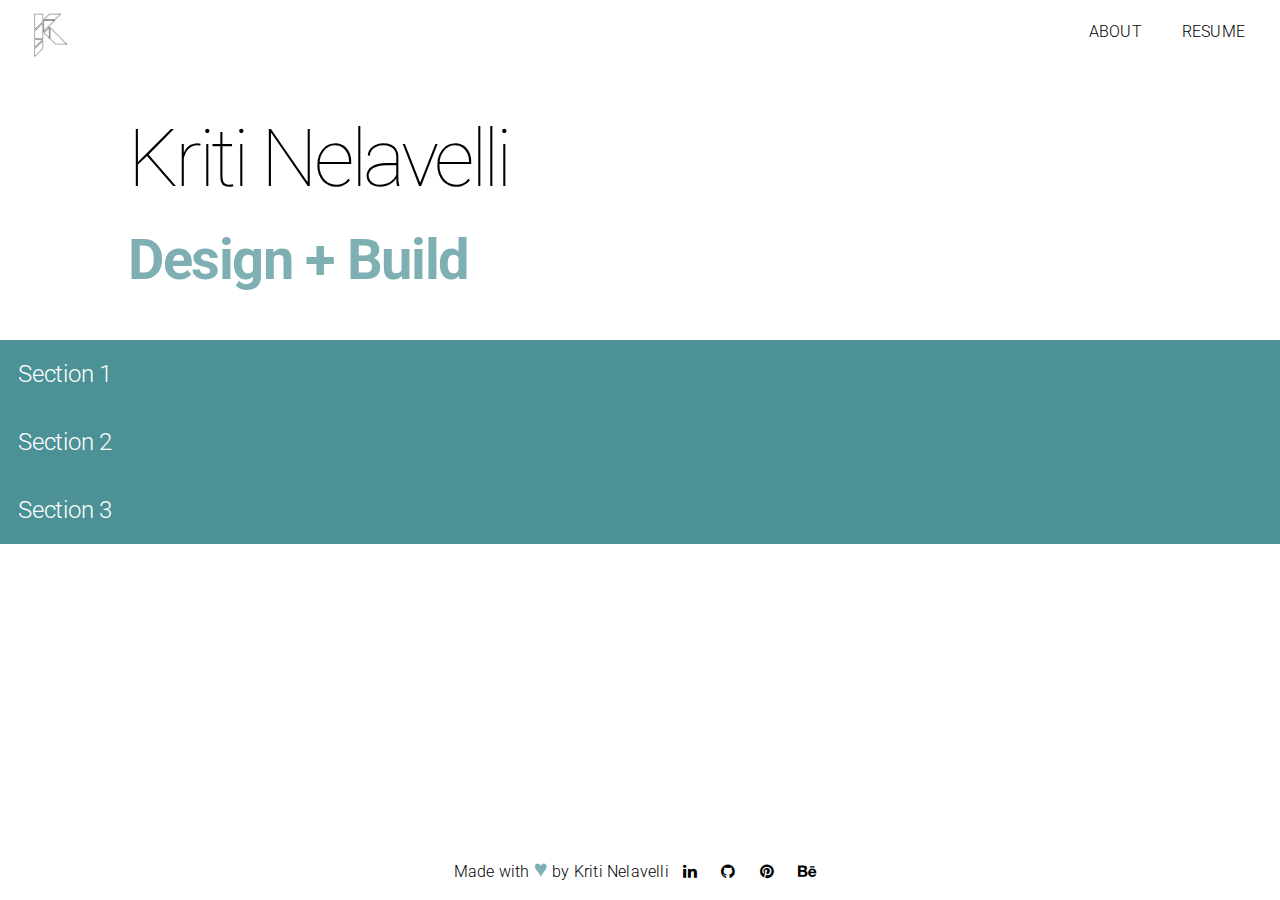
<file: template.html>
<!DOCTYPE html>
<html>
	<head>
		<!-- Google Analytics -->
		<script>
			window.ga=window.ga||function(){(ga.q=ga.q||[]).push(arguments)};ga.l=+new Date;
			ga('create', 'UA-107559917-1', 'auto');
			ga('send', 'pageview', location.pathname);
		</script>
		<script async src='https://www.google-analytics.com/analytics.js'></script>
		<!-- End Google Analytics -->
		<meta charset="utf-8">
		<meta http-equiv="X-UA-Compatible" content="IE-edge">
		<title>
			Kriti Nelavelli
		</title>
		<meta name="description" content="Portfolio application website for Kriti Nelavelli: UX Designer + Developer. v2.0. Start Date: 2nd September 2017. Authors: Kriti Nelavelli">
		<meta name="viewport" content="width=device-width,minimum-scale=1,initial-scale=1,user-scalable=yes">
		<meta name="mobile-web-app-capable" content="yes">
		<link rel="stylesheet" type="text/css" href="https://fonts.googleapis.com/css?family=Roboto+Mono:100,400,700|Roboto:100,400,300,700,900,300italic,400italic,500,500italic,700,700italic" crossorigin="anonymous">
		<link rel="stylesheet" href="obliviate.css">
		<link rel="stylesheet" href="https://cdnjs.cloudflare.com/ajax/libs/font-awesome/4.7.0/css/font-awesome.min.css">
		<link rel="stylesheet" href="responsivegrid.css">
		<link rel="stylesheet" href="style.css">
		<link rel="shortcut icon" href="PuzzleLogoIco.ico">
		<script src="https://ajax.googleapis.com/ajax/libs/jquery/3.2.1/jquery.min.js"></script>
	</head>
	<body>
		<header>
			<div class='titlebar'>
				<a class="logobutton" href="index.html"><img class="logo" src="img/logooutline.png"></a>
				<span class="pagetitle hidetitle">Kriti Nelavelli</span>
				<div class="titlebarbuttons"><a class="titlebarbutton" href="about.html">ABOUT</a>
				<a target="blank" class="titlebarbutton" href="Resume2017.pdf">RESUME</a></div>
				<div class="titlebarmenu">
					<span class="titlebarbutton"><i class="fa fa-bars"></i></span>
				</div>
				<span class="menuitems">
					<a class="titlebarbutton" href="about.html">ABOUT</a><br>
					<a target="blank" class="titlebarbutton" href="Resume2017.pdf">RESUME</a>
				</span>
			</div>
			<div class="title">
				<h1>Kriti Nelavelli</h1>
				<br>
				<h2>Design + Build</h2>
			</div>
		</header>
		<div class="content">
			<button class="accordion">Section 1</button>
			<div class="panel">
			  <p>Lorem ipsum...</p>
			</div>

			<button class="accordion">Section 2</button>
			<div class="panel">
			  <p>Lorem ipsum...</p>
			</div>

			<button class="accordion">Section 3</button>
			<div class="panel">
			  <p>Lorem ipsum...</p>
			</div>
		</div>
		<footer>
			Made with <span class="blue">&hearts;</span> by Kriti Nelavelli
			<a href="https://www.linkedin.com/in/kritinelavelli"><i class="fa fa-linkedin"></i></a>
			<a href="https://github.com/nkriti92"><i class="fa fa-github"></i></a>
			<a href="https://in.pinterest.com/kritinelavelli/"><i class="fa fa-pinterest"></i></a>
			<a href="https://www.behance.net/nkriti92a5da"><i class="fa fa-behance"></i></a>
		</footer>
		<script type="text/javascript" src="script.js"></script>
	</body>
</html>
</file>
<file: obliviate.css>
html, body {
	margin: 0px;
	padding: 0px;
	border: 0px;
}
body {
	font: 1em/1.25 Roboto, Mono, sans-serif;
}
h1, h2, h3, h4, h5, h6 {
	margin: 0;
	padding: 0;
	font-weight: normal;
	font-family: Roboto, Mono, sans-serif;
}
p, th, td, li, dd, dt, ul, ol, blockquote, q, acronym, abbr, a, input, select, textarea {
	margin: 0;
	padding: 0;
	font: normal normal normal 1em/1.25 Roboto, Mono, sans-serif;
}
blockquote {
	margin: 1.25em;
	padding: 1.25em
}
q {
	font-style: italic;
}
acronym, abbr {
	cursor: help;
	border-bottom: 1px dashed;
}
small {
	font-size:.85em;
}
big {
	font-size:1.2em;
}
a, a:link, a:visited, a:active, a:hover {
	text-decoration: none;
	color: black;
}
img {
	border: none;
}
table {
	margin: 0;
	padding: 0;
	border: none;
}
form {
	margin: 0;
	padding: 0;
	display: inline;
}
label {
	cursor: pointer;
}
</file>
<file: responsivegrid.css>
* {
    box-sizing: border-box;
}
/* For mobile phones: */
[class*="col-"] {
		float: left;
    width: 100%;
}
@media only screen and (min-width: 600px) {
    /* For tablets: */
    .col-m-0 {width: 0; overflow: hidden;}
    .col-m-1 {width: 8.33%;}
    .col-m-2 {width: 16.66%;}
    .col-m-3 {width: 25%;}
    .col-m-4 {width: 33.33%;}
    .col-m-5 {width: 41.66%;}
    .col-m-6 {width: 50%;}
    .col-m-7 {width: 58.33%;}
    .col-m-8 {width: 66.66%;}
    .col-m-9 {width: 75%;}
    .col-m-10 {width: 83.33%;}
    .col-m-11 {width: 91.66%;}
    .col-m-12 {width: 100%;}
}
@media only screen and (min-width: 768px) {
    /* For desktop: */
    .col-0 {width: 0; overflow: hidden;}
    .col-1 {width: 8.33%;}
    .col-2 {width: 16.66%;}
    .col-3 {width: 25%;}
    .col-4 {width: 33.33%;}
    .col-5 {width: 41.66%;}
    .col-6 {width: 50%;}
    .col-7 {width: 58.33%;}
    .col-8 {width: 66.66%;}
    .col-9 {width: 75%;}
    .col-10 {width: 83.33%;}
    .col-11 {width: 91.66%;}
    .col-12 {width: 100%;}
}
.row::after {
    content: "";
    clear: both;
    display: table;
}
</file>
<file: style.css>
/*General Styles*/
* {
    box-sizing: border-box;
}
html {
	height: 100%;
}
body {
	position: relative;
	margin: 0;
	min-height: 100%;
	font-family: 'Roboto', 'Noto', sans-serif;
  -webkit-font-smoothing: antialiased;
  font-size: 20px;
  font-weight: 300;
  letter-spacing: .010em;
  line-height: 28px;
}
p,li {
	font-family: 'Roboto', 'Noto', sans-serif;
  -webkit-font-smoothing: antialiased;
  font-size: 20px;
  font-weight: 300;
  letter-spacing: .010em;
  line-height: 28px;
}
h1 {
	font-family: 'Roboto', 'Noto', sans-serif;
  -webkit-font-smoothing: antialiased;
  font-size: 80px;
  font-weight: 100;
  letter-spacing: -.044em;
  line-height: 86px;
}
h2 {
	font-family: 'Roboto', 'Noto', sans-serif;
  -webkit-font-smoothing: antialiased;
  font-size: 56px;
  font-weight: 700;
  letter-spacing: -.026em;
  line-height: 60px;
  color: #006269;
  opacity: 0.5;
}
h3 {
	font-family: 'Roboto', 'Noto', sans-serif;
  -webkit-font-smoothing: antialiased;
  font-size: 34px;
  font-weight: 300;
  letter-spacing: -.01em;
  line-height: 40px;
}
h4 {
	font-family: 'Roboto', 'Noto', sans-serif;
  -webkit-font-smoothing: antialiased;
  font-size: 28px;
  font-weight: 700;
  letter-spacing: 0.001em;
  line-height: 38px;
  color: #006269;
  opacity: 0.5;
}
h5 {
	font-family: 'Roboto', 'Noto', sans-serif;
  -webkit-font-smoothing: antialiased;
  font-size: 24px;
  font-weight: 400;
  letter-spacing: 0.001em;
  line-height: 32px;
}
.content {
	padding-bottom: 100px;
}
header {
	position: relative;
	height: 340px;
}
@media only screen and (max-width: 480px) {
	header {
		position: relative;
		height: 440px;
	}
}
.title {
	bottom: 50px;
	left: 10%;
	position: absolute;
}
.titlebar {
	width: 100%;
	position: relative;
	position: fixed;
	top: 0px;
	background-color: white;
	z-index: 10;
}
.titlebarshadow {
	box-shadow: rgba(0, 0, 0, 0.24) -2px 5px 12px 0px, rgba(0, 0, 0, 0.12) 0px 0px 12px 0px;
}
.hidetitle {
	visibility: hidden;
}
.titlebarbuttons {
	display: inline-flex;
	position: absolute;
	right: 15px;
}
.titlebarmenu {
	display: inline-flex;
	position: absolute;
	right: 0px;
	visibility: hidden;
}
@media only screen and (max-width: 480px) {
	.titlebarbuttons {
		visibility: hidden;
	}
	.titlebarmenu {
		visibility: visible;
	}
}
.menuitems {
	position: fixed;
	right: 10px;
	top: 60px;
	background-color: white;
	box-shadow: rgba(0, 0, 0, 0.24) -2px 5px 12px 0px, rgba(0, 0, 0, 0.12) 0px 0px 12px 0px;
	padding-bottom: 15px;
	visibility: hidden;
}
.titlebarbutton {
	display: inline-flex;
	height: 30px;
	padding: 20px;
	font-family: 'Roboto', 'Noto', sans-serif;
  -webkit-font-smoothing: antialiased;
  font-size: 16px;
  font-weight: 300;
  line-height: 24px;
  cursor: pointer;
}
.logobutton {
	display:inline-block;
	width: 50px;
	height: auto;
	padding-left: 2%;
	padding-top: 10px;
}
.pagetitle {
	display: inline-block;
	position: absolute;
	top: 0px;
	padding: 18px;
	height: 40px;
	padding-left: 100px;
	font-family: 'Roboto', 'Noto', sans-serif;
  -webkit-font-smoothing: antialiased;
  font-size: 24px;
  font-weight: 300;
  letter-spacing: -.012em;
  line-height: 32px;
}
@media only screen and (max-width: 800px) {
	.pagetitle {
		padding-left: 25px;
	}
}
@media only screen and (max-width: 480px) {
	.pagetitle {
		padding-left: 10px;
	}
}
.logo {
	height: auto;
	width: 50px;
}
footer {
	position: absolute;
	right: 0px;
	left: 0px;
	bottom: 0px;
	padding: 15px;
	text-align: center;
	font-family: 'Roboto', 'Noto', sans-serif;
  -webkit-font-smoothing: antialiased;
  font-size: 16px;
  font-weight: 300;
  line-height: 24px;
}
i {
	padding-left: 10px;
	padding-right: 10px;
}
/*Home Page Styles*/
.grid {
	max-width: 1200px;
	margin: auto;
}
.row {
	width: 100%;
	height: auto;
	/*border: dotted red 1px;*/

}
.padding {
	padding: 25px;
}
.line {
	border: dotted white 1px;
	height: 100%;
	
}
.personas {
	height: 100%;
	padding: 25px;
	vertical-align: middle;
}
.personastext {
	font-family: 'Roboto', 'Noto', sans-serif;
  -webkit-font-smoothing: antialiased;
	font-size: 16px;
  font-weight: 300;
  line-height: 24px;
  padding: 15px;
}
.thumbnail {
	height: 100%;
	padding: 25px;
	vertical-align: middle;
	cursor: pointer;
}
.thumbnail:hover {
	box-shadow: rgba(0, 0, 0, 0.24) -2px 5px 12px 0px, rgba(0, 0, 0, 0.12) 0px 0px 12px 0px;
}
.thumbnailtext {
	font-family: 'Roboto', 'Noto', sans-serif;
  -webkit-font-smoothing: antialiased;
	font-size: 24px;
  font-weight: 300;
  line-height: 32px;
  padding: 15px;
}
.thumbnailimage {
	width: 100%;
	height: auto;
}
/*About Page Styles*/
.profileimage {
	width: 70%;
  height: auto;
  border-radius: 600px;
  margin-left:50px;
}
/*Detail Page Styles*/
.image{
  width: 100%;
  height:100%;
}
.leftcol {
  padding-right: 10px;
}
.rightcol {
  padding-left: 10px;
}
.detail {
	padding: 70px;
	max-width: 1200px;
	margin: auto;
}
.videocontainer {
	position: relative;
  padding-bottom: 56.25%;
  height: 0;
  overflow: hidden;
}
.videocontainer iframe {
	position: absolute;
	top:0;
	left: 0;
	width: 100%;
	height: 100%;
}
.introtext {
	font-family: 'Roboto', 'Noto', sans-serif;
  -webkit-font-smoothing: antialiased;
  font-size: 24px;
  font-weight: 300;
  line-height: 32px;
  letter-spacing: 0.010em;
  font-style: italic;
}
@media only screen and (min-width: 768px) {
	.videocontainer {
  	padding-bottom: 30%;
	}
}
.blue {
	color: rgba(0,98,105,0.5);
	font-size: 24px;
  font-weight: 300;
  line-height: 32px;
}



/* Style the buttons that are used to open and close the accordion panel */
button.accordion {
    background-color: rgba(0,98,105,0.7);
    color: #ffffff;
    cursor: pointer;
    padding: 18px;
    width: 100%;
    text-align: left;
    border: none;
    outline: none;
    transition: 0.4s;
    font-family: 'Roboto', 'Noto', sans-serif;
	  -webkit-font-smoothing: antialiased;
	  font-size: 24px;
	  font-weight: 300;
	  letter-spacing: -.01em;
	  line-height: 32px;
}

/* Add a background color to the button if it is clicked on (add the .active class with JS), and when you move the mouse over it (hover) */
button.accordion.active, button.accordion:hover {
    background-color: rgba(0,98,105,0.5);
}

/* Style the accordion panel. Note: hidden by default */
div.panel {
    background-color: rgba(0,98,105,0.1);
    max-height: 0;
    overflow: hidden;
    transition: max-height 0.2s ease-out;
    font-family: 'Roboto', 'Noto', sans-serif;
	  -webkit-font-smoothing: antialiased;
	  font-size: 16px;
	  font-weight: 300;
	  letter-spacing: -.01em;
	  line-height: 24px;
}
.border {
	border-bottom: dotted 1px grey;
}
.overlaybackground {
	position: fixed;
	top: 0;
	left: 0;
	height: 100%;
	width: 100%;
	z-index: 12;
	background-color: rgba(0,0,0,0.5);
	visibility: hidden;
}
.overlay {
	position: fixed;
	top: 5%;
	left: 2%;
	height: 90%;
	width: 96%;
	z-index: 15;
	background-color: white;
	padding: 25px;
	overflow-y: auto;
	visibility: hidden;
	box-shadow: rgba(0, 0, 0, 0.24) -2px 5px 12px 0px, rgba(0, 0, 0, 0.12) 0px 0px 12px 0px;
}
.closebutton {
	position: fixed;
	top: 4%;
	left: 1%;
	z-index: 20;
	background-color: white;
	border-radius: 500px;
	padding: 10px;
	cursor: pointer;
	box-shadow: rgba(0, 0, 0, 0.24) -2px 5px 12px 0px, rgba(0, 0, 0, 0.12) 0px 0px 12px 0px;
}
.handwhich {
	cursor: pointer;
}
</file>
